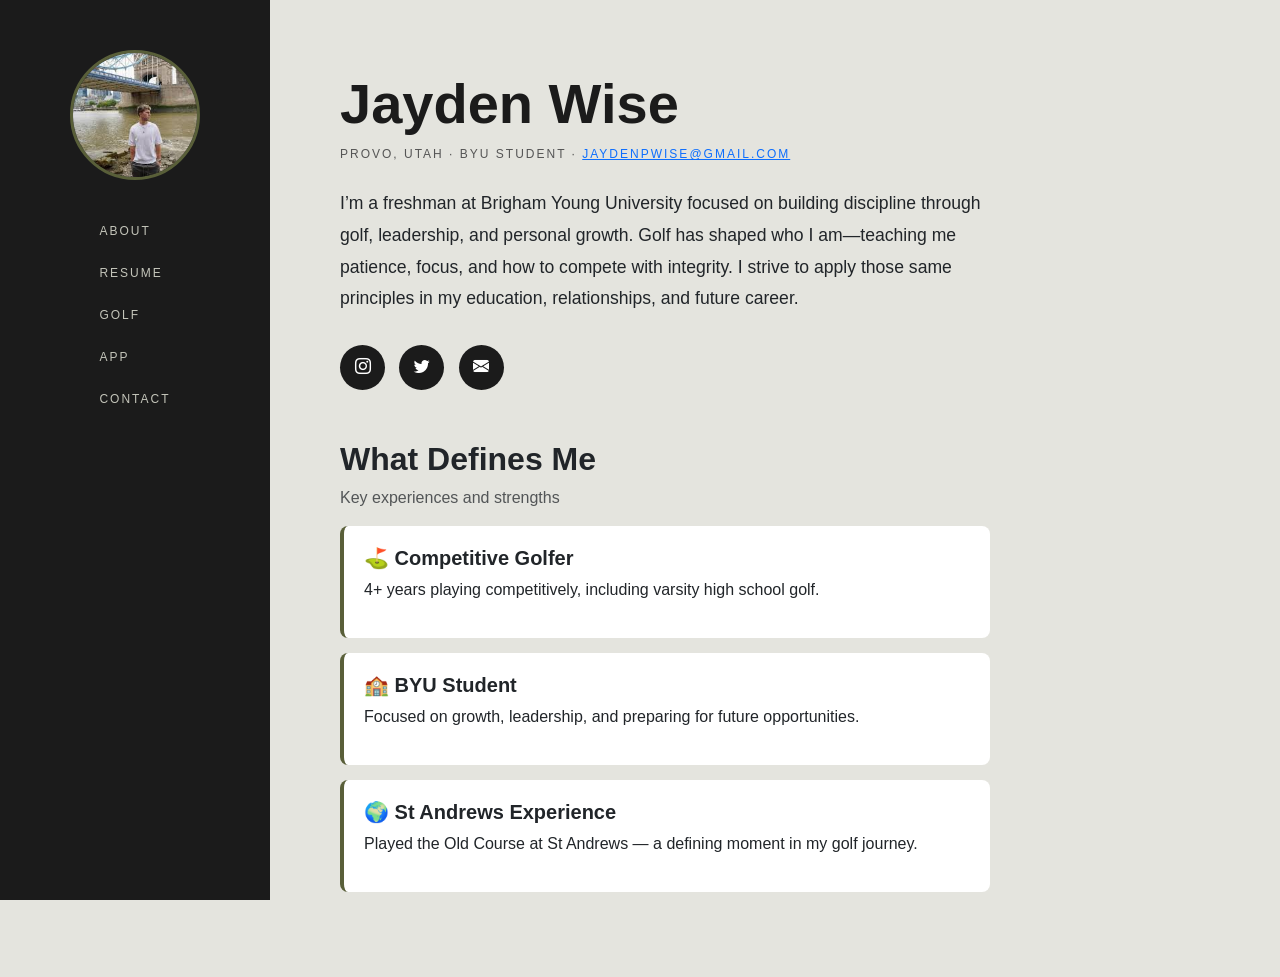
<file: index.html>
<!DOCTYPE html>
<html lang="en">
<head>
  <meta charset="UTF-8"/>
  <meta name="viewport" content="width=device-width, initial-scale=1.0"/>
  <title>Jayden | Golf & Leadership</title>

  <link href="https://cdn.jsdelivr.net/npm/bootstrap@5.3.3/dist/css/bootstrap.min.css" rel="stylesheet"/>
  <link href="https://cdn.jsdelivr.net/npm/bootstrap-icons@1.11.3/font/bootstrap-icons.css" rel="stylesheet"/>

  <style>
    body {
      font-family:'Segoe UI',Arial,sans-serif;
      background:#E4E4DE;
      display:flex;
    }

    /* SIDEBAR */
    .sidebar {
      width:270px;
      min-height:100vh;
      background:#1B1B1B;
      display:flex;
      flex-direction:column;
      align-items:center;
      padding:50px 20px;
      position:fixed;
    }

    .sidebar-photo {
      width:130px;
      height:130px;
      border-radius:50%;
      border:3px solid #595f39;
      object-fit:cover;
      margin-bottom:30px;
    }

    .sidebar nav a {
      display:block;
      color:#C4C5BA;
      text-decoration:none;
      font-size:0.75rem;
      letter-spacing:2px;
      text-transform:uppercase;
      padding:12px 0;
      transition:0.2s;
    }

    .sidebar nav a:hover,
    .sidebar nav a.active {
      color:#E4E4DE;
    }

    /* MAIN */
    .main {
      margin-left:270px;
      padding:70px;
    }

    .name-block h1 {
      font-size:3.5rem;
      font-weight:900;
    }

    .name-first { color:#1B1B1B; }
    .name-last  { color:#1B1B1B; }

    .contact-line {
      font-size:0.75rem;
      letter-spacing:2px;
      text-transform:uppercase;
      color:#555;
      margin-bottom:25px;
    }

    .bio {
      font-size:1.1rem;
      line-height:1.8;
      max-width:650px;
      margin-bottom:30px;
    }

    .social-icons a {
      width:45px;
      height:45px;
      display:inline-flex;
      align-items:center;
      justify-content:center;
      background:#1B1B1B;
      color:#fff;
      border-radius:50%;
      margin-right:10px;
      transition:0.2s;
    }

    .social-icons a:hover {
      background:#595f39;
    }

    /* HIGHLIGHTS */
    .highlights {
      margin-top:50px;
    }

    .highlights h2 {
      font-weight:900;
    }

    .hl-card {
      border-left:4px solid #595f39;
      background:#fff;
      padding:20px;
      margin-bottom:15px;
      border-radius:8px;
    }

    .hl-card h5 {
      font-weight:700;
    }

  </style>
</head>

<body>

<!-- SIDEBAR -->
<aside class="sidebar">

  <!-- 🔥 REPLACE WITH YOUR PHOTO -->
  <img class="sidebar-photo" src="[data-uri]" alt="Jayden"/>

  <nav>
  <a href="index.html">About</a>
  <a href="resume.html">Resume</a>
  <a href="golf.html">Golf</a>
  <a href="app.html">App</a>
  <a href="index.html#contact">Contact</a>
  </nav>
</aside>

<!-- MAIN -->
<main class="main">

  <div class="name-block">
    <h1><span class="name-first">Jayden </span><span class="name-last">Wise</span></h1>
  </div>

  <div class="contact-line">
    Provo, Utah · BYU Student · 
    <a href="mailto:jaydenpwise@gmail.com">jaydenpwise@gmail.com</a>
  </div>

  <p class="bio">
    I’m a freshman at Brigham Young University focused on building discipline through golf,
    leadership, and personal growth. Golf has shaped who I am—teaching me patience, focus,
    and how to compete with integrity. I strive to apply those same principles in my
    education, relationships, and future career.
  </p>

  <div class="social-icons">
    <a href="https://www.instagram.com/jaydenwise30/" target="_blank">
      <i class="bi bi-instagram"></i>
    </a>
    <a href="https://x.com/JaydenWise30" target="_blank">
      <i class="bi bi-twitter"></i>
    </a>
    <a href="mailto:jaydenpwise@gmail.com">
      <i class="bi bi-envelope-fill"></i>
    </a>
  </div>

  <!-- HIGHLIGHTS -->
  <div class="highlights">
    <h2>What Defines Me</h2>
    <p class="text-muted">Key experiences and strengths</p>

    <div class="hl-card">
      <h5>⛳ Competitive Golfer</h5>
      <p>4+ years playing competitively, including varsity high school golf.</p>
    </div>

    <div class="hl-card">
      <h5>🏫 BYU Student</h5>
      <p>Focused on growth, leadership, and preparing for future opportunities.</p>
    </div>

    <div class="hl-card">
      <h5>🌍 St Andrews Experience</h5>
      <p>Played the Old Course at St Andrews — a defining moment in my golf journey.</p>
    </div>
  </div>

</main>

</body>
</html>
</file>
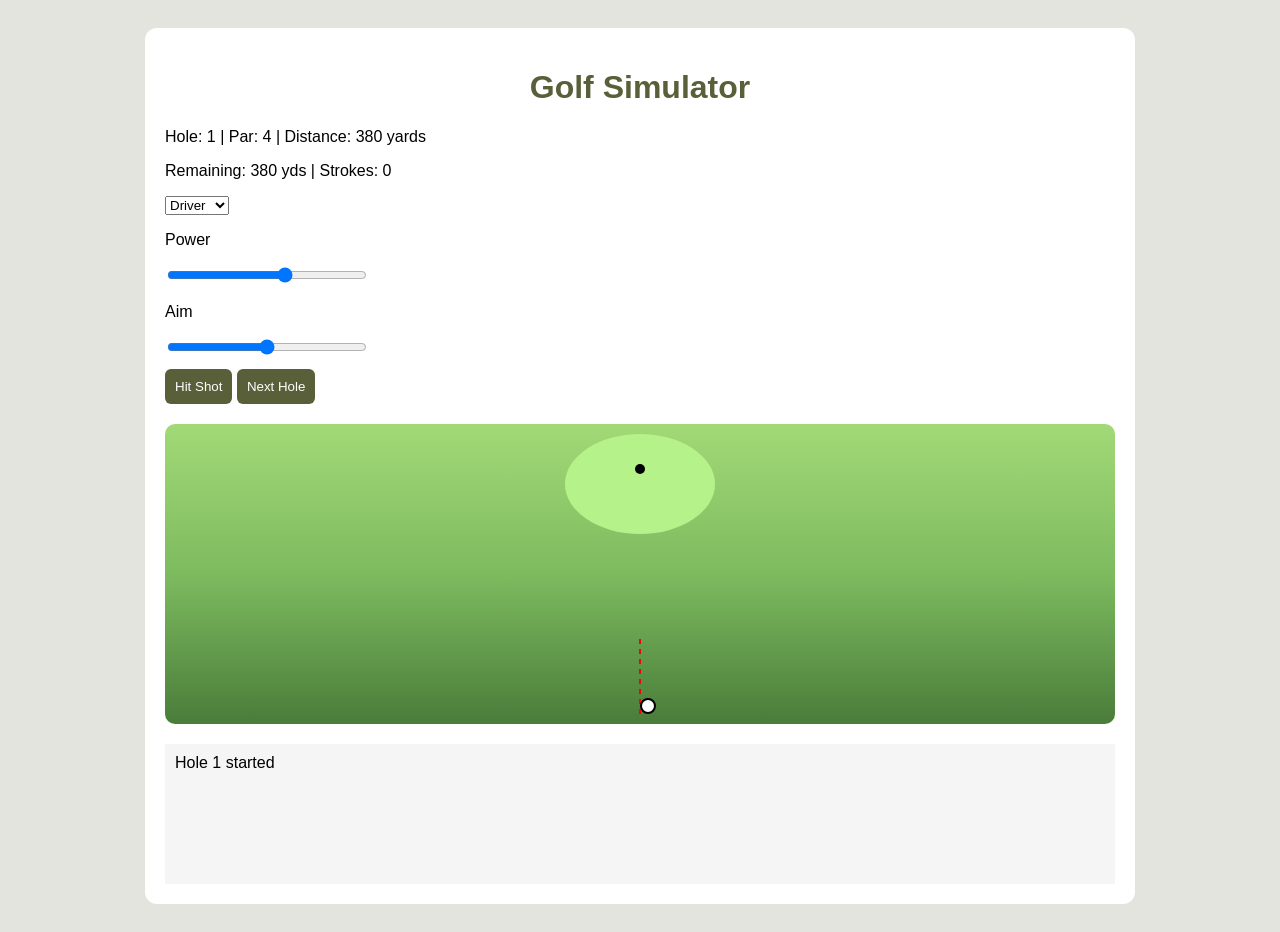
<file: app.html>
<!DOCTYPE html>
<html lang="en">
<head>
<meta charset="UTF-8">
<title>Golf Simulator</title>

<style>
body {
    font-family: Arial;
    background: #E4E4DE;
    display: flex;
    justify-content: center;
    padding: 20px;
}

.app {
    width: 950px;
    background: white;
    padding: 20px;
    border-radius: 12px;
}

h1 {
    text-align: center;
    color: #595f39;
}

/* COURSE */
.map {
    height: 300px;
    border-radius: 10px;
    position: relative;
    margin: 20px 0;
    background: linear-gradient(to top, #4a7c3a, #7dbb5f, #a3d977);
}

.green {
    position: absolute;
    top: 10px;
    left: 50%;
    transform: translateX(-50%);
    width: 150px;
    height: 100px;
    background: #b6f28a;
    border-radius: 50%;
}

.cup {
    position: absolute;
    top: 40px;
    left: 50%;
    width: 10px;
    height: 10px;
    background: black;
    border-radius: 50%;
    transform: translateX(-50%);
}

.ball {
    width: 12px;
    height: 12px;
    background: white;
    border: 2px solid black;
    border-radius: 50%;
    position: absolute;
    bottom: 10px;
    left: 50%;
}

/* CONTROLS */
.controls { margin-top: 10px; }

input[type="range"] { width: 200px; }

button {
    padding: 10px;
    margin-top: 10px;
    background: #595f39;
    color: white;
    border: none;
    border-radius: 6px;
    cursor: pointer;
}

button:hover { background: #1B1B1B; }

.log {
    background: #f5f5f5;
    padding: 10px;
    height: 120px;
    overflow-y: auto;
}
</style>
</head>

<body>

<div class="app">
<h1>Golf Simulator</h1>

<p>
Hole: <span id="hole">1</span> |
Par: <span id="par"></span> |
Distance: <span id="distance"></span> yards
</p>

<p>
Remaining: <span id="remaining"></span> |
Strokes: <span id="strokes">0</span>
</p>

<select id="club">
  <option value="driver">Driver</option>
  <option value="5i">5 Iron</option>
  <option value="6i">6 Iron</option>
  <option value="7i">7 Iron</option>
  <option value="8i">8 Iron</option>
  <option value="9i">9 Iron</option>
  <option value="wedge">Wedge</option>
  <option value="putter">Putter</option>
</select>

<div class="controls">
  <p>Power</p>
  <input type="range" id="power" min="50" max="100" value="80">

  <p>Aim</p>
  <input type="range" id="aim" min="-25" max="25" value="0">
</div>

<button onclick="hitShot()">Hit Shot</button>
<button onclick="nextHole()">Next Hole</button>

<div class="map">
  <!-- TRAJECTORY -->
  <canvas id="trajectory" width="950" height="300" 
    style="position:absolute; top:0; left:0;"></canvas>

  <div class="green"></div>
  <div class="cup"></div>
  <div class="ball" id="ball"></div>
</div>

<div class="log" id="log"></div>

</div>

<script>
let hole = 1;
let strokes = 0;
let remaining = 0;
let totalYards = 0;

const holes = [
  {par:4, dist:380},
  {par:3, dist:160},
  {par:5, dist:520},
  {par:4, dist:410},
  {par:4, dist:370},
  {par:3, dist:180},
  {par:5, dist:500},
  {par:4, dist:420},
  {par:4, dist:390}
];

function startHole(){
  let h = holes[hole-1];
  strokes = 0;
  remaining = h.dist;
  totalYards = h.dist;
  updateUI();
  log(`Hole ${hole} started`);
}

function rand(min,max){
  return Math.floor(Math.random()*(max-min+1))+min;
}

function getClubBase(c){
  switch(c){
    case "driver": return rand(280,330);
    case "5i": return rand(190,210);
    case "6i": return rand(170,190);
    case "7i": return rand(150,170);
    case "8i": return rand(130,150);
    case "9i": return rand(110,130);
    case "wedge": return rand(70,100);
    case "putter": return rand(5,20);
  }
}

/* TRAJECTORY PREVIEW */
function drawTrajectory(){
  const canvas = document.getElementById("trajectory");
  const ctx = canvas.getContext("2d");

  ctx.clearRect(0,0,canvas.width,canvas.height);

  let power = document.getElementById("power").value/100;
  let aim = document.getElementById("aim").value;

  let startX = canvas.width/2;
  let startY = canvas.height - 10;

  let dist = 200 * power;
  let dir = aim * 3;

  ctx.beginPath();
  ctx.moveTo(startX,startY);

  for(let t=0;t<=1;t+=0.05){
    let x = startX + dir*t;
    let y = startY - dist*t + (t*t*80);
    ctx.lineTo(x,y);
  }

  ctx.strokeStyle="red";
  ctx.setLineDash([5,5]);
  ctx.lineWidth=2;
  ctx.stroke();
}

/* BALL ANIMATION */
function animateBall(targetX,targetY){
  let ball = document.getElementById("ball");

  let startX = ball.offsetLeft;
  let startY = ball.offsetTop;

  let steps = 30;
  let step = 0;

  let dx = (targetX - startX)/steps;
  let dy = (targetY - startY)/steps;

  let interval = setInterval(()=>{
    step++;
    ball.style.left = (ball.offsetLeft + dx) + "px";
    ball.style.top = (ball.offsetTop + dy) + "px";
    if(step>=steps) clearInterval(interval);
  },20);
}

function hitShot(){
  if(remaining<=0) return;

  let club = document.getElementById("club").value;
  let power = document.getElementById("power").value/100;
  let aim = document.getElementById("aim").value;

  if(remaining<=10 && club==="putter"){
    strokes++;
    remaining=0;
    log("Tap-in!");
    updateUI();
    return;
  }

  let shot = getClubBase(club)*power;
  let curve = rand(-10,10);

  remaining -= shot;
  strokes++;

  if(remaining<=0){
    remaining=0;
    log("Holed out!");
  } else {
    log(`Shot ${Math.round(shot)} yards`);
  }

  let progress = 1 - (remaining/totalYards);
  let map = document.querySelector(".map");

  let targetY = map.clientHeight - (progress*map.clientHeight);
  let targetX = map.clientWidth/2 + (aim*3 + curve);

  animateBall(targetX,targetY);
  updateUI();
}

function nextHole(){
  hole++;
  if(hole>9){
    alert("Round complete!");
    location.reload();
  } else startHole();
}

function updateUI(){
  let h = holes[hole-1];
  document.getElementById("hole").innerText = hole;
  document.getElementById("par").innerText = h.par;
  document.getElementById("distance").innerText = h.dist;
  document.getElementById("remaining").innerText = Math.max(0,Math.round(remaining))+" yds";
  document.getElementById("strokes").innerText = strokes;
}

function log(t){
  let l=document.getElementById("log");
  l.innerHTML+=t+"<br>";
  l.scrollTop=l.scrollHeight;
}

/* LIVE UPDATES */
document.getElementById("power").addEventListener("input", drawTrajectory);
document.getElementById("aim").addEventListener("input", drawTrajectory);

startHole();
drawTrajectory();
</script>

</body>
</html>
</file>
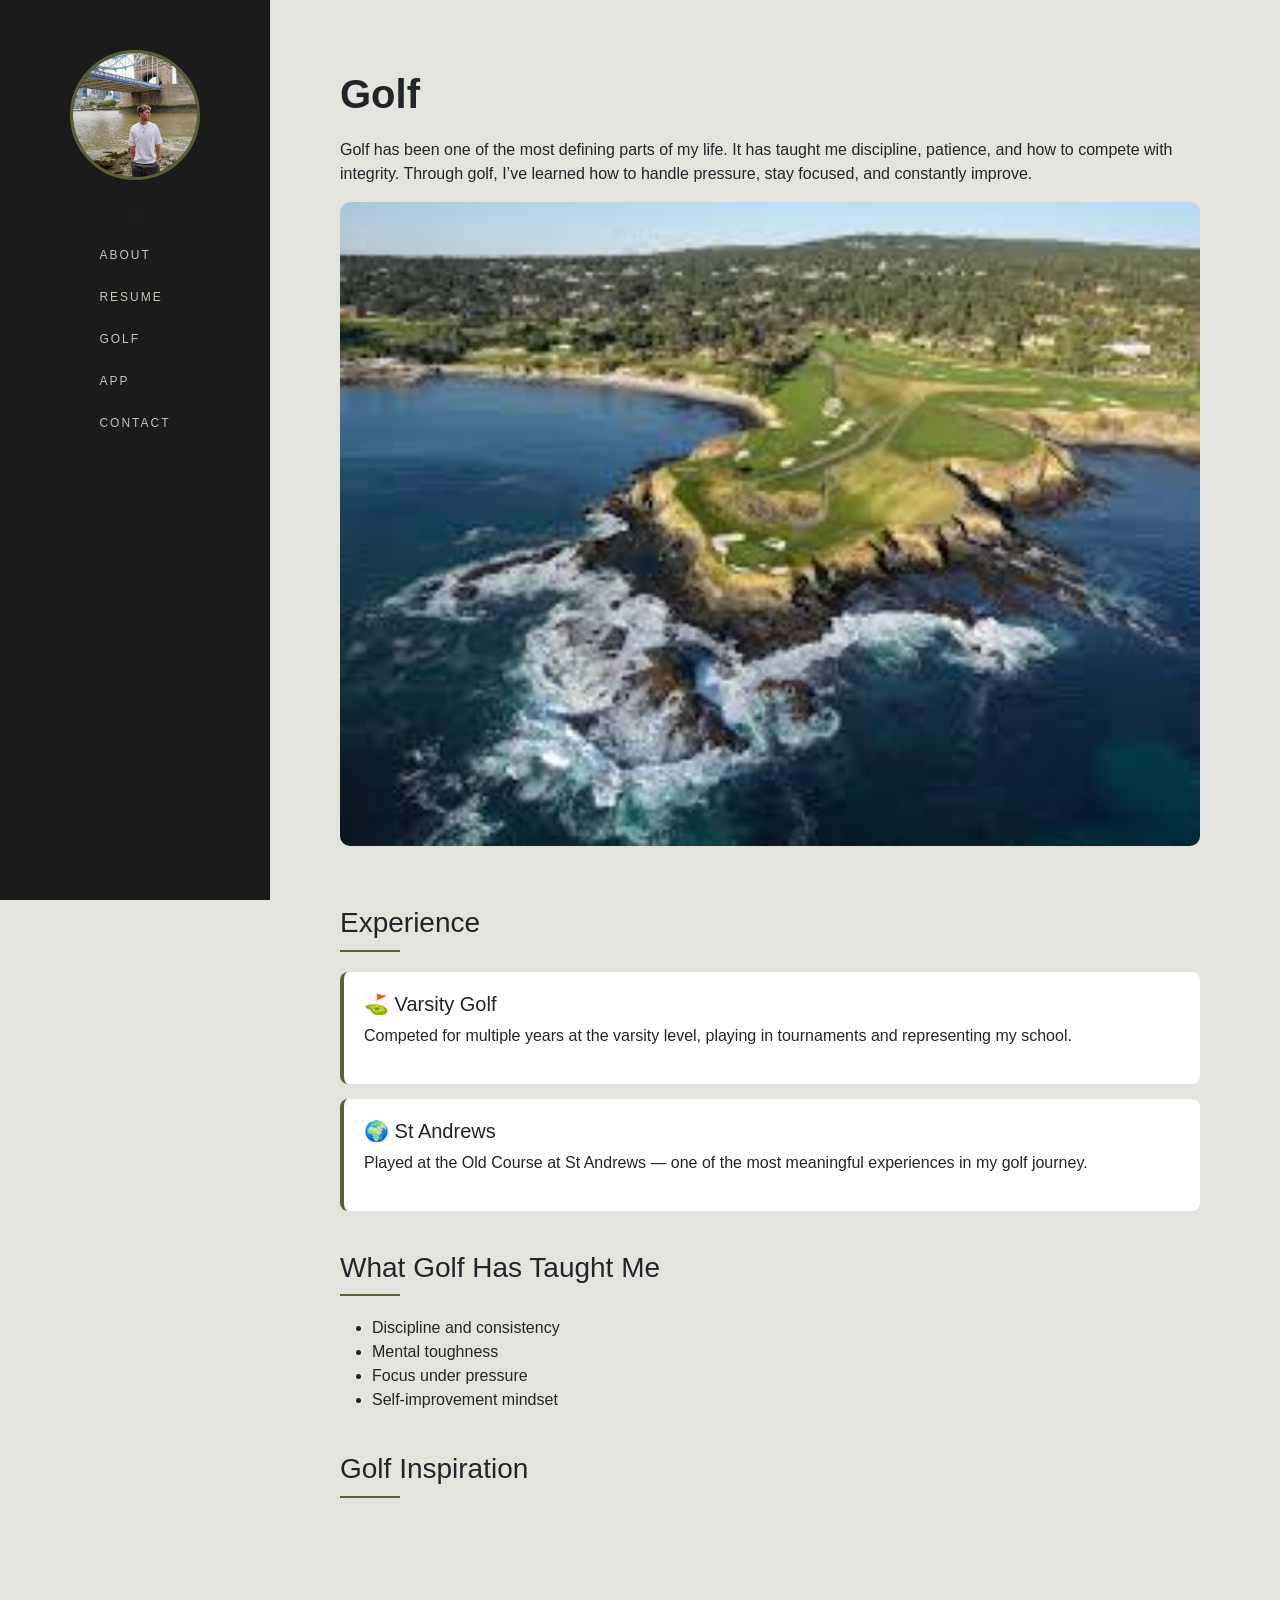
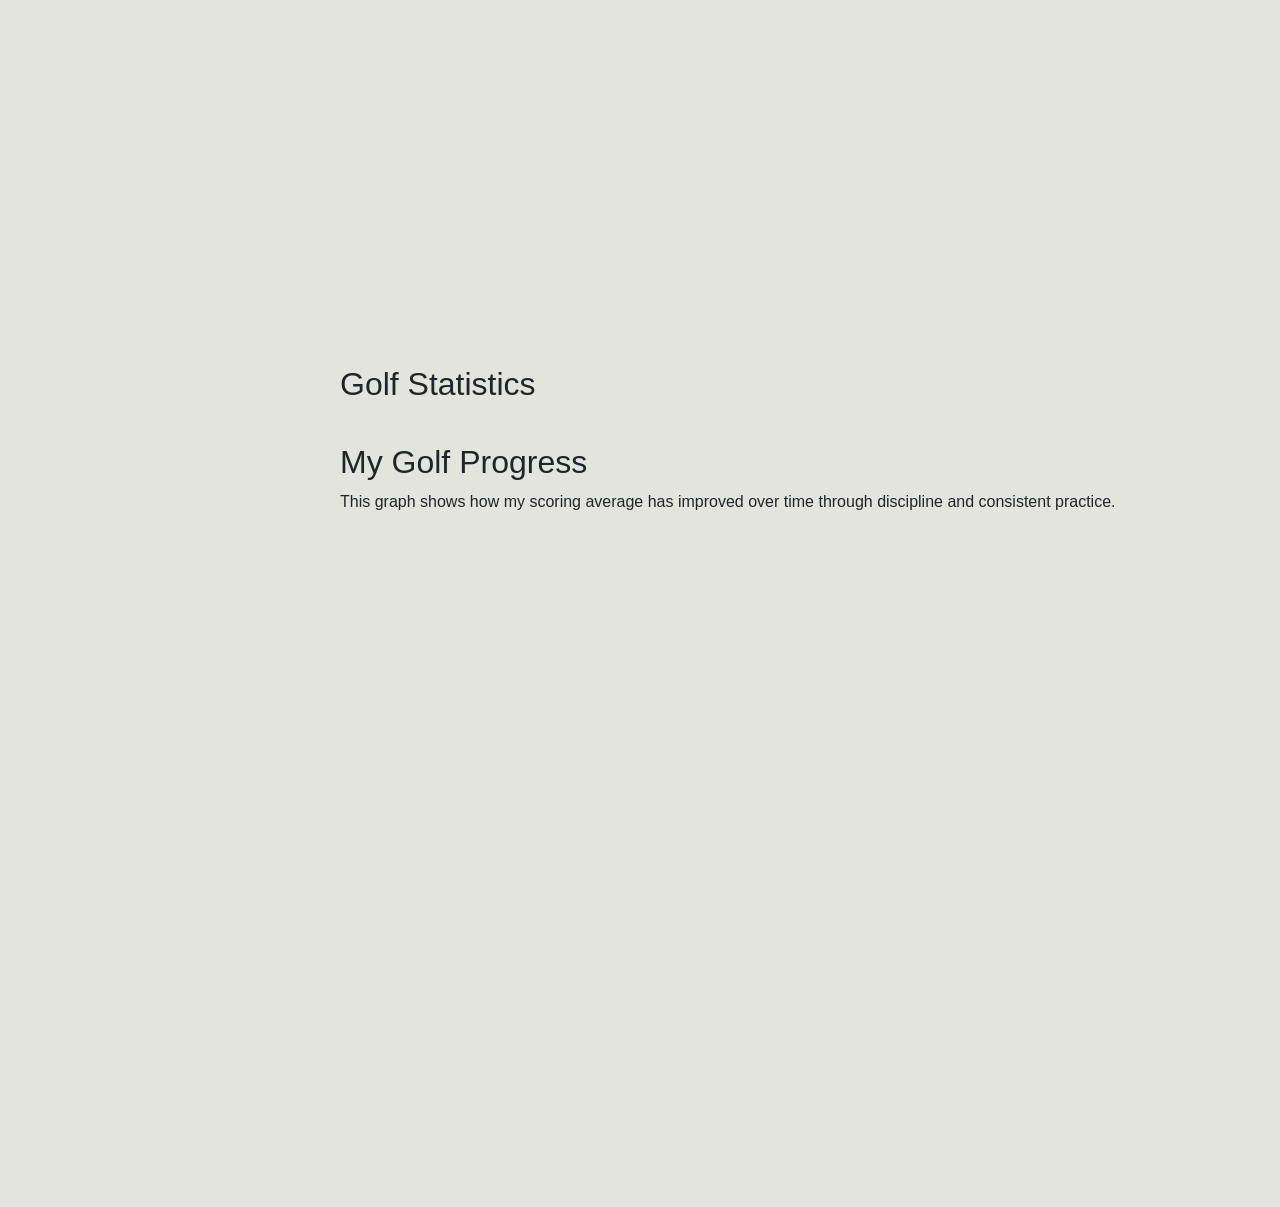
<file: golf.html>
<!DOCTYPE html>
<html lang="en">
<head>
  <meta charset="UTF-8"/>
  <meta name="viewport" content="width=device-width, initial-scale=1.0"/>
  <title>Jayden | Golf</title>

  <link href="https://cdn.jsdelivr.net/npm/bootstrap@5.3.3/dist/css/bootstrap.min.css" rel="stylesheet"/>
  <link href="https://cdn.jsdelivr.net/npm/bootstrap-icons@1.11.3/font/bootstrap-icons.css" rel="stylesheet"/>

  <style>
    body {
      font-family:'Segoe UI',Arial,sans-serif;
      background:#E4E4DE;
      display:flex;
    }

    /* SIDEBAR */
    .sidebar {
      width:270px;
      min-height:100vh;
      background:#1B1B1B;
      display:flex;
      flex-direction:column;
      align-items:center;
      padding:50px 20px;
      position:fixed;
    }

    .sidebar-photo {
      width:130px;
      height:130px;
      border-radius:50%;
      border:3px solid #595f39;
      object-fit:cover;
      margin-bottom:30px;
    }

    .sidebar nav a {
      display:block;
      color:#C4C5BA;
      text-decoration:none;
      font-size:0.75rem;
      letter-spacing:2px;
      text-transform:uppercase;
      padding:12px 0;
    }

    .sidebar nav a:hover,
    .sidebar nav a.active {
      color:#E4E4DE;
    }

    /* MAIN */
    .main {
      margin-left:270px;
      padding:70px;
      max-width:1000px;
    }

    h1 {
      font-weight:900;
      margin-bottom:20px;
    }

    .section {
      margin-top:40px;
    }

    .section-line {
      height:2px;
      background:#595f39;
      width:60px;
      margin:10px 0 20px;
    }

    .golf-img {
      width:100%;
      border-radius:10px;
      margin-bottom:20px;
    }

    .card-custom {
      background:#fff;
      border-left:4px solid #595f39;
      padding:20px;
      border-radius:8px;
      margin-bottom:15px;
    }

  </style>
</head>

<body>

<!-- SIDEBAR -->
<aside class="sidebar">
   <img class="sidebar-photo" src="[data-uri]" alt="Jayden"/>"
     <nav>
  <a href="index.html">About</a>
  <a href="resume.html">Resume</a>
  <a href="golf.html">Golf</a>
  <a href="app.html">App</a>
  <a href="index.html#contact">Contact</a>
  </nav>
</aside>

<!-- MAIN -->
<main class="main">

  <h1>Golf</h1>

  <p>
    Golf has been one of the most defining parts of my life. It has taught me discipline,
    patience, and how to compete with integrity. Through golf, I’ve learned how to handle
    pressure, stay focused, and constantly improve.
  </p>

 <!-- IMAGE -->
<img src="[data-uri]"
" class="golf-img" alt="Golf Image" />

<!-- EXPERIENCE -->
<div class="section">
  <h3>Experience</h3>
  <div class="section-line"></div>

  <div class="card-custom">
    <h5>⛳ Varsity Golf</h5>
    <p>Competed for multiple years at the varsity level, playing in tournaments and representing my school.</p>
  </div>

  <div class="card-custom">
    <h5>🌍 St Andrews</h5>
    <p>Played at the Old Course at St Andrews — one of the most meaningful experiences in my golf journey.</p>
  </div>
</div>

  <!-- SKILLS -->
  <div class="section">
    <h3>What Golf Has Taught Me</h3>
    <div class="section-line"></div>

    <ul>
      <li>Discipline and consistency</li>
      <li>Mental toughness</li>
      <li>Focus under pressure</li>
      <li>Self-improvement mindset</li>
    </ul>
  </div>

  <!-- VIDEO -->
 <div class="section">
  <h3>Golf Inspiration</h3>
  <div class="section-line"></div>

  <iframe 
  width="100%" 
  height="400" 
  src="https://www.youtube.com/embed/sGh0Cjio85E"
  title="YouTube video player"
  frameborder="0"
  allow="accelerometer; autoplay; clipboard-write; encrypted-media; gyroscope; picture-in-picture"
  allowfullscreen>
</iframe>
</div>
<!-- TABLEAU GRAPH -->
<div class="section">
    <h2>Golf Statistics</h2>

   <div class="section">
    <h2>My Golf Progress</h2>

    <p>
        This graph shows how my scoring average has improved over time through discipline and consistent practice.
    </p>

    <iframe 
        src="https://public.tableau.com/views/AvgGolfscore/Sheet2?:showVizHome=no"
        width="100%" 
        height="600"
        frameborder="0">
    </iframe>
</div>
</div>

</main>

</body>
</html>
</file>
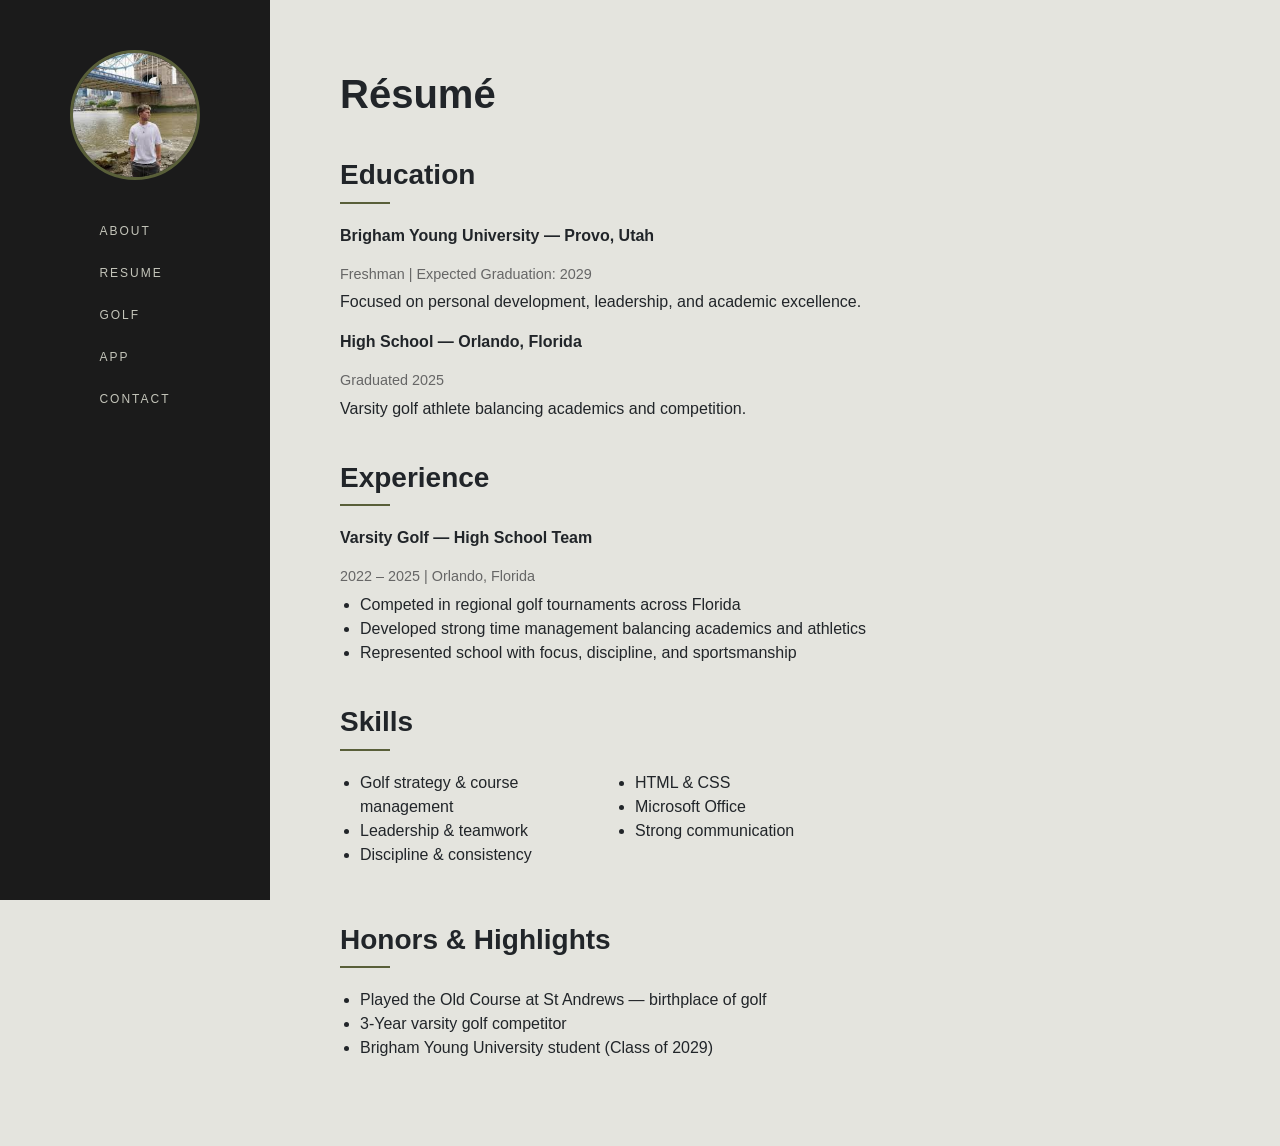
<file: resume.html>
<!DOCTYPE html>
<html lang="en">
<head>
  <meta charset="UTF-8"/>
  <meta name="viewport" content="width=device-width, initial-scale=1.0"/>
  <title>Jayden | Resume</title>

  <link href="https://cdn.jsdelivr.net/npm/bootstrap@5.3.3/dist/css/bootstrap.min.css" rel="stylesheet"/>
  <link href="https://cdn.jsdelivr.net/npm/bootstrap-icons@1.11.3/font/bootstrap-icons.css" rel="stylesheet"/>

  <style>
    body {
      font-family:'Segoe UI',Arial,sans-serif;
      background:#E4E4DE;
      display:flex;
    }

    /* SIDEBAR */
    .sidebar {
      width:270px;
      min-height:100vh;
      background:#1B1B1B;
      display:flex;
      flex-direction:column;
      align-items:center;
      padding:50px 20px;
      position:fixed;
    }

    .sidebar-photo {
      width:130px;
      height:130px;
      border-radius:50%;
      border:3px solid #595f39;
      object-fit:cover;
      margin-bottom:30px;
    }

    .sidebar nav a {
      display:block;
      color:#C4C5BA;
      text-decoration:none;
      font-size:0.75rem;
      letter-spacing:2px;
      text-transform:uppercase;
      padding:12px 0;
      transition:0.2s;
    }

    .sidebar nav a:hover,
    .sidebar nav a.active {
      color:#E4E4DE;
    }

    /* MAIN */
    .main {
      margin-left:270px;
      padding:70px;
      max-width:900px;
    }

    h1 {
      font-weight:900;
      margin-bottom:30px;
    }

    h3 {
      font-weight:800;
      margin-top:40px;
    }

    .section-line {
      height:2px;
      background:#595f39;
      width:50px;
      margin:10px 0 20px;
    }

    .item-title {
      font-weight:700;
    }

    .item-sub {
      color:#666;
      font-size:0.9rem;
      margin-bottom:5px;
    }

    ul {
      padding-left:20px;
    }

    .highlight {
      font-weight:600;
    }

  </style>
</head>

<body>

<!-- SIDEBAR -->
<aside class="sidebar">
  <img class="sidebar-photo" src="[data-uri]" alt="Jayden"/>


<nav>
  <a href="index.html">About</a>
  <a href="resume.html">Resume</a>
  <a href="golf.html">Golf</a>
  <a href="app.html">App</a>
  <a href="index.html#contact">Contact</a>
  </nav>
</aside>

<!-- MAIN -->
<main class="main">

  <h1>Résumé</h1>

  <!-- EDUCATION -->
  <h3>Education</h3>
  <div class="section-line"></div>

  <p class="item-title">Brigham Young University — Provo, Utah</p>
  <p class="item-sub">Freshman | Expected Graduation: 2029</p>
  <p>Focused on personal development, leadership, and academic excellence.</p>

  <p class="item-title mt-3">High School — Orlando, Florida</p>
  <p class="item-sub">Graduated 2025</p>
  <p>Varsity golf athlete balancing academics and competition.</p>

  <!-- EXPERIENCE -->
  <h3>Experience</h3>
  <div class="section-line"></div>

  <p class="item-title">Varsity Golf — High School Team</p>
  <p class="item-sub">2022 – 2025 | Orlando, Florida</p>
  <ul>
    <li>Competed in regional golf tournaments across Florida</li>
    <li>Developed strong time management balancing academics and athletics</li>
    <li>Represented school with focus, discipline, and sportsmanship</li>
  </ul>

  <!-- SKILLS -->
  <h3>Skills</h3>
  <div class="section-line"></div>

  <div class="row">
    <div class="col-md-6">
      <ul>
        <li>Golf strategy & course management</li>
        <li>Leadership & teamwork</li>
        <li>Discipline & consistency</li>
      </ul>
    </div>
    <div class="col-md-6">
      <ul>
        <li>HTML & CSS</li>
        <li>Microsoft Office</li>
        <li>Strong communication</li>
      </ul>
    </div>
  </div>

  <!-- HONORS -->
  <h3>Honors & Highlights</h3>
  <div class="section-line"></div>

  <ul>
    <li>Played the Old Course at St Andrews — birthplace of golf</li>
    <li>3-Year varsity golf competitor</li>
    <li>Brigham Young University student (Class of 2029)</li>
  </ul>

</main>

</body>
</html>
</file>
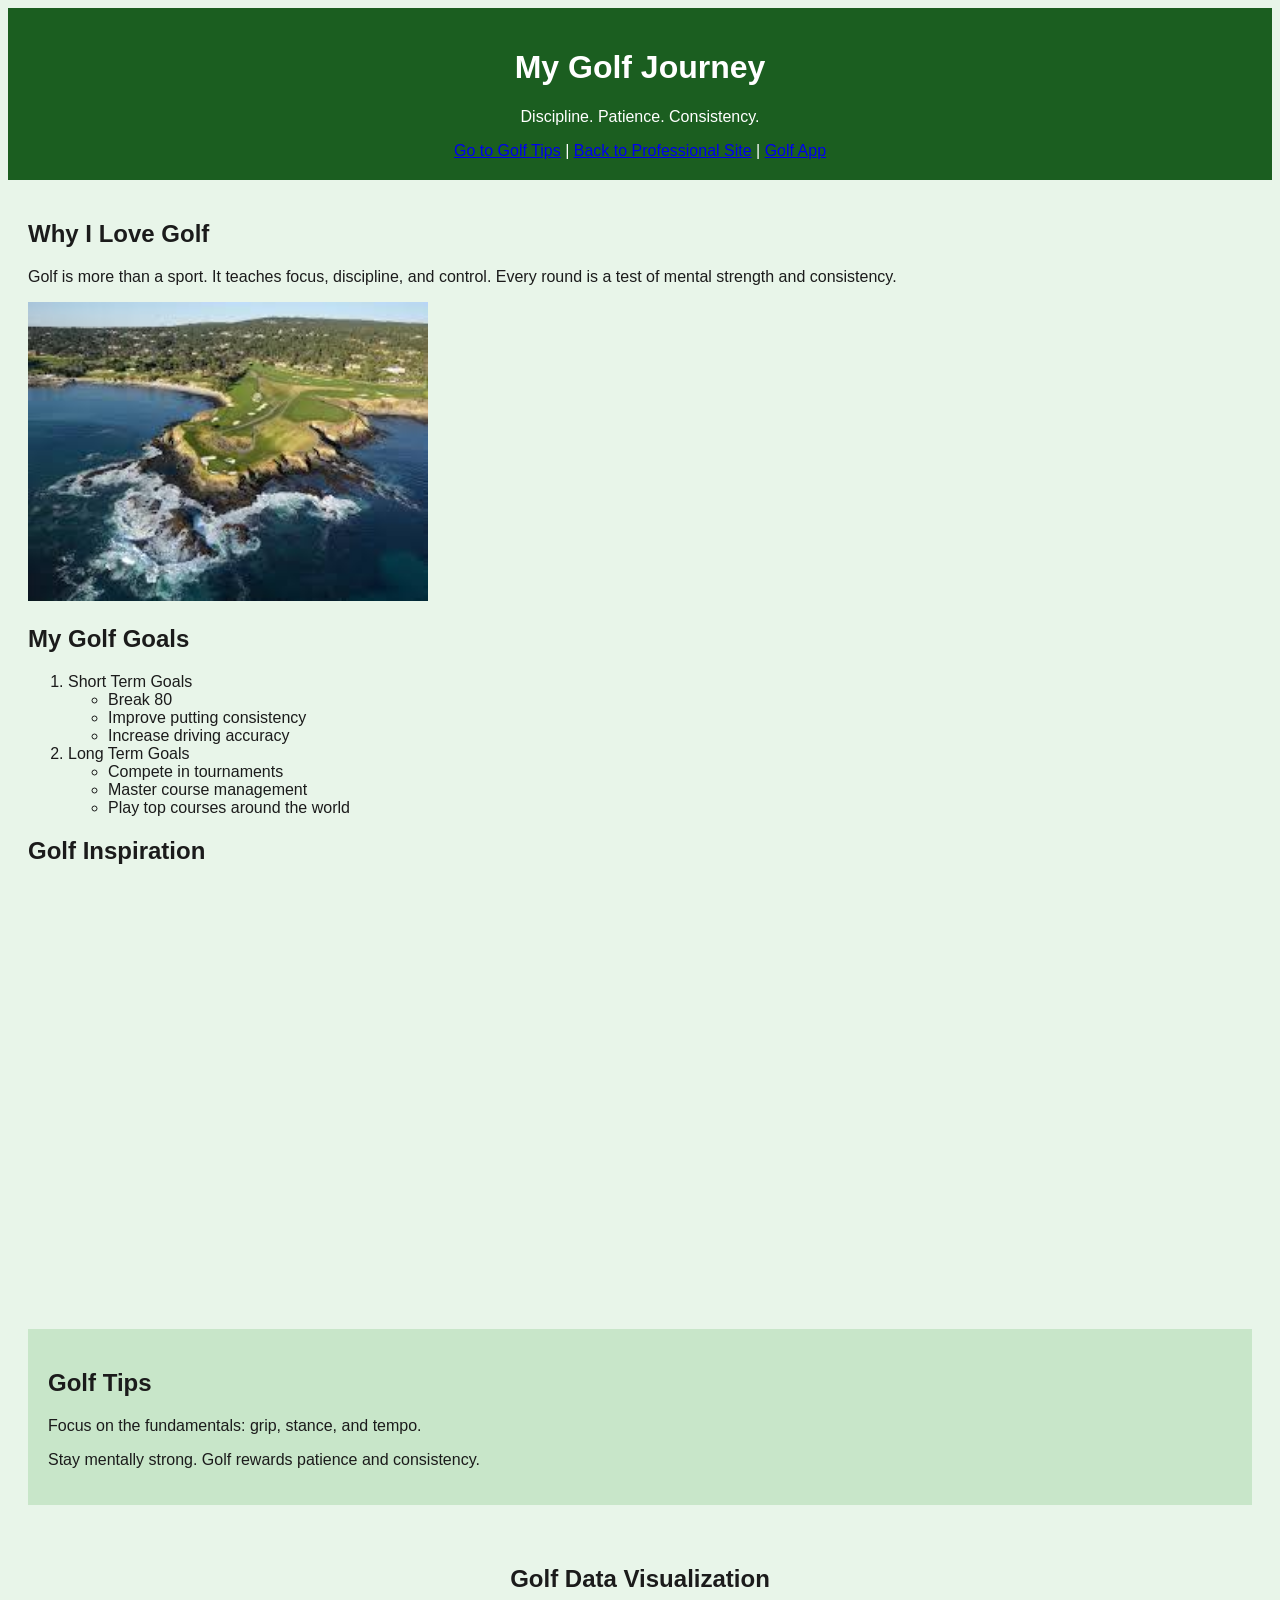
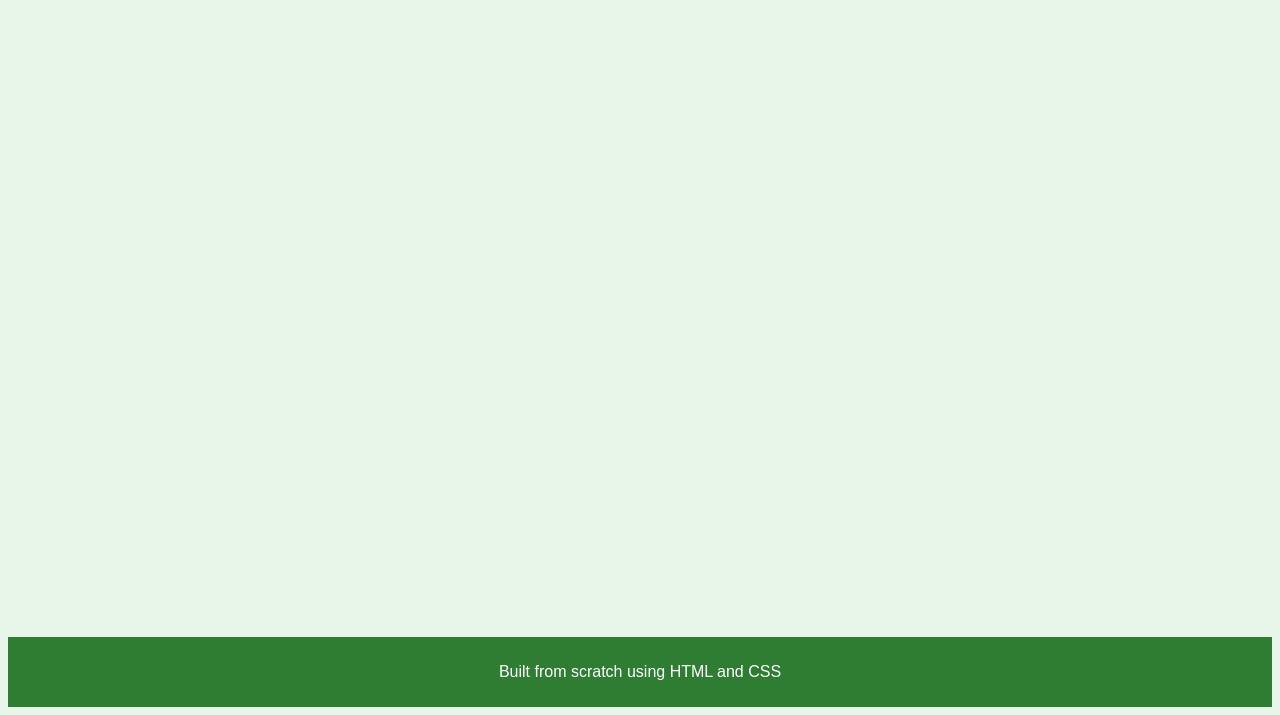
<file: scratch.html>
<!DOCTYPE html>
<html>
<head>
    <title>My Golf Journey</title>
    <link rel="stylesheet" href="style.css">
</head>

<body>

<!-- HEADER (DIV 1) -->
<div class="header">
    <h1>My Golf Journey</h1>
    <p>Discipline. Patience. Consistency.</p>

    <!-- On-page anchor -->
    <a href="#tips">Go to Golf Tips</a> |
    <a href="index.html">Back to Professional Site</a> |
    <a href="app.html">Golf App</a>
</div>

<!-- MAIN CONTENT (DIV 2) -->
<div class="content">

    <h2>Why I Love Golf</h2>
    <p>
        Golf is more than a sport. It teaches focus, discipline, and control. Every round
        is a test of mental strength and consistency.
    </p>

    <!-- IMAGE (not Bootstrap) -->
    <img src="[data-uri]" class="golf-img" alt="Golf Image" width="400">

    <!-- NESTED LIST -->
    <h2>My Golf Goals</h2>
    <ol>
        <li>Short Term Goals
            <ul>
                <li>Break 80</li>
                <li>Improve putting consistency</li>
                <li>Increase driving accuracy</li>
            </ul>
        </li>
        <li>Long Term Goals
            <ul>
                <li>Compete in tournaments</li>
                <li>Master course management</li>
                <li>Play top courses around the world</li>
            </ul>
        </li>
    </ol>

    <!-- YOUTUBE VIDEO -->
    <h2>Golf Inspiration</h2>
    <iframe 
  width="100%" 
  height="400" 
  src="https://www.youtube.com/embed/sGh0Cjio85E"
  title="YouTube video player"
  frameborder="0"
  allow="accelerometer; autoplay; clipboard-write; encrypted-media; gyroscope; picture-in-picture"
  allowfullscreen>
</iframe>
</div>

<!-- TIPS SECTION (DIV 3 + ANCHOR TARGET) -->
<div class="tips" id="tips">
    <h2>Golf Tips</h2>
    <p>Focus on the fundamentals: grip, stance, and tempo.</p>
    <p>Stay mentally strong. Golf rewards patience and consistency.</p>
</div>

<!-- TABLEAU EMBED -->
<div class="tableau">
    <h2>Golf Data Visualization</h2>

    <!-- Example Tableau Embed (works when hosted online) -->
     <iframe 
        src="https://public.tableau.com/views/AvgGolfscore/Sheet2?:showVizHome=no"
        width="100%" 
        height="600"
        frameborder="0">
    </iframe>
</div>
<!-- FOOTER -->
<div class="footer">
    <p>Built from scratch using HTML and CSS</p>
</div>

</body>
</html>
</file>
<file: style.css>
/* Background + font */
body {
    background-color: #e8f5e9;
    font-family: Arial, sans-serif;
    color: #1b1b1b;
}

/* Header */
.header {
    background-color: #1b5e20;
    color: white;
    text-align: center;
    padding: 20px;
}

/* Main content */
.content {
    padding: 20px;
}

/* Tips section */
.tips {
    background-color: #c8e6c9;
    padding: 20px;
    margin: 20px;
}

/* Tableau section */
.tableau {
    padding: 20px;
    text-align: center;
}

/* Footer */
.footer {
    background-color: #2e7d32;
    color: white;
    text-align: center;
    padding: 10px;
}
</file>
